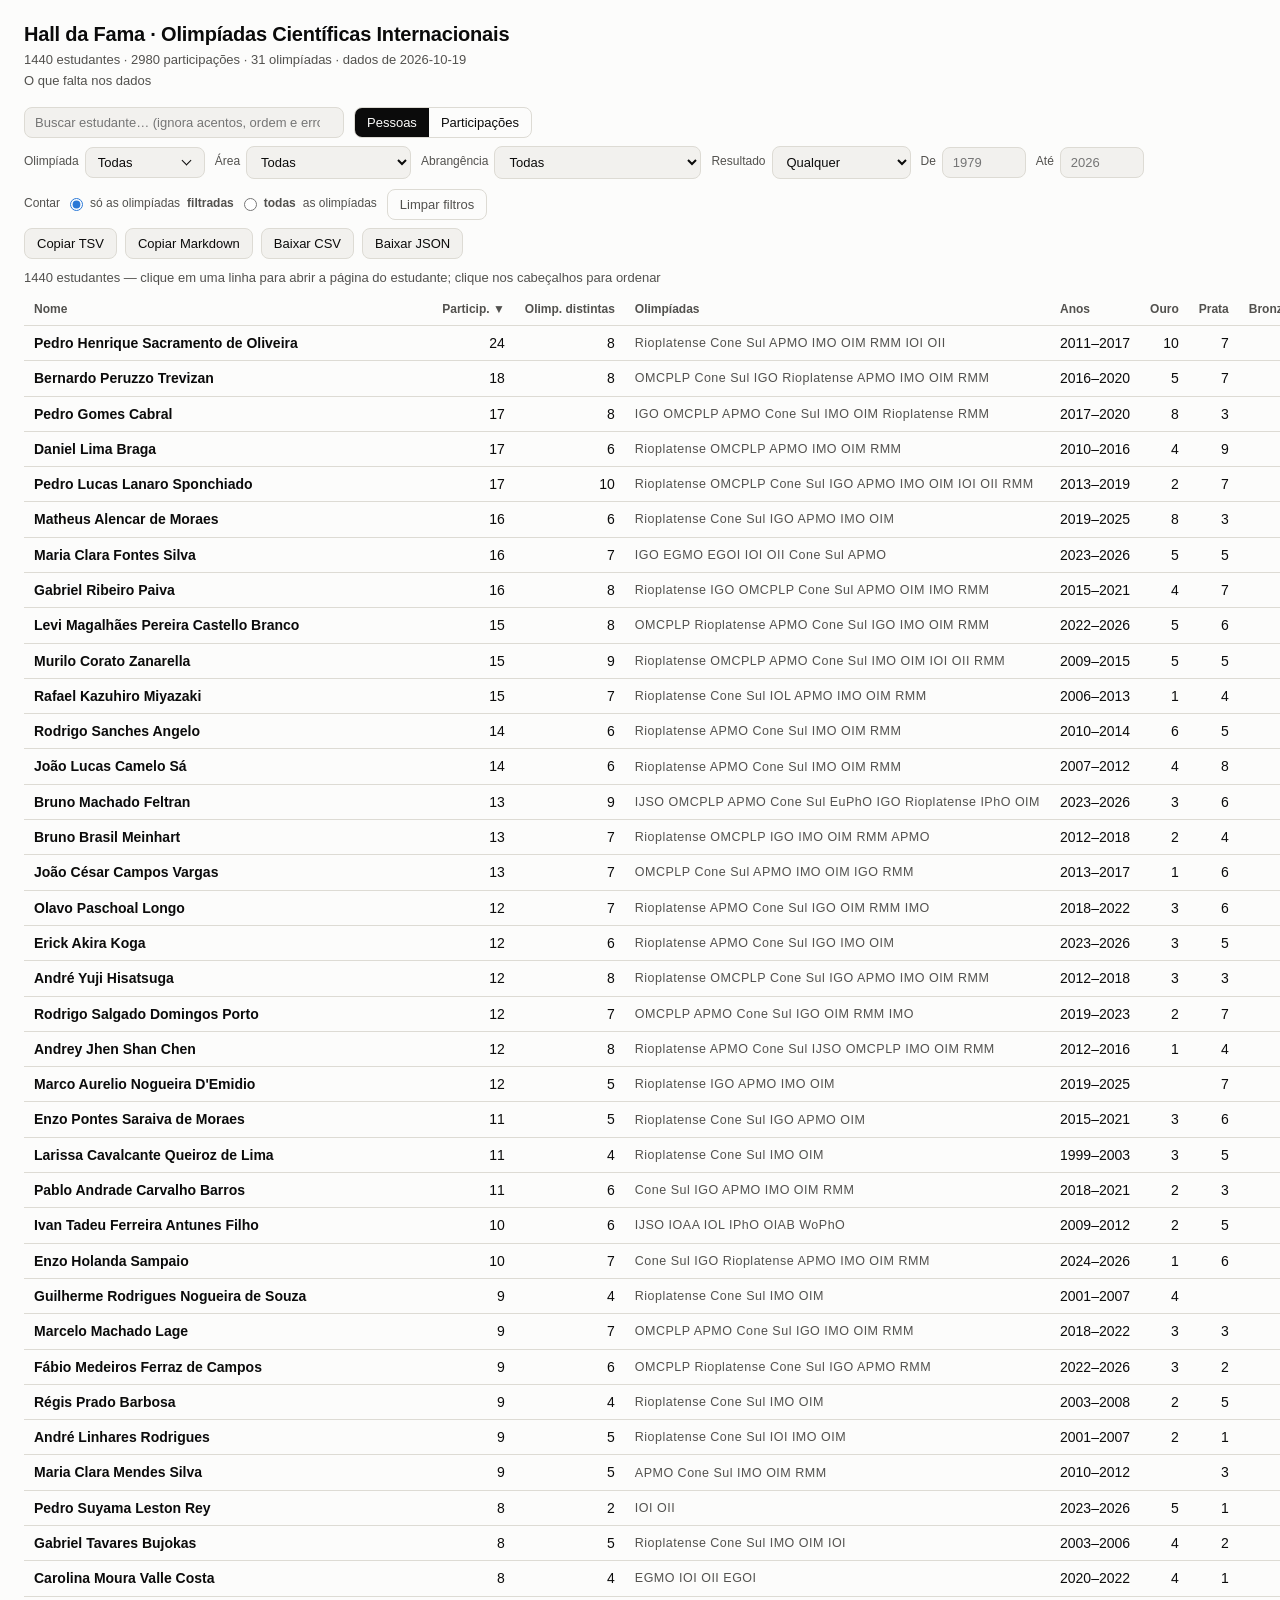
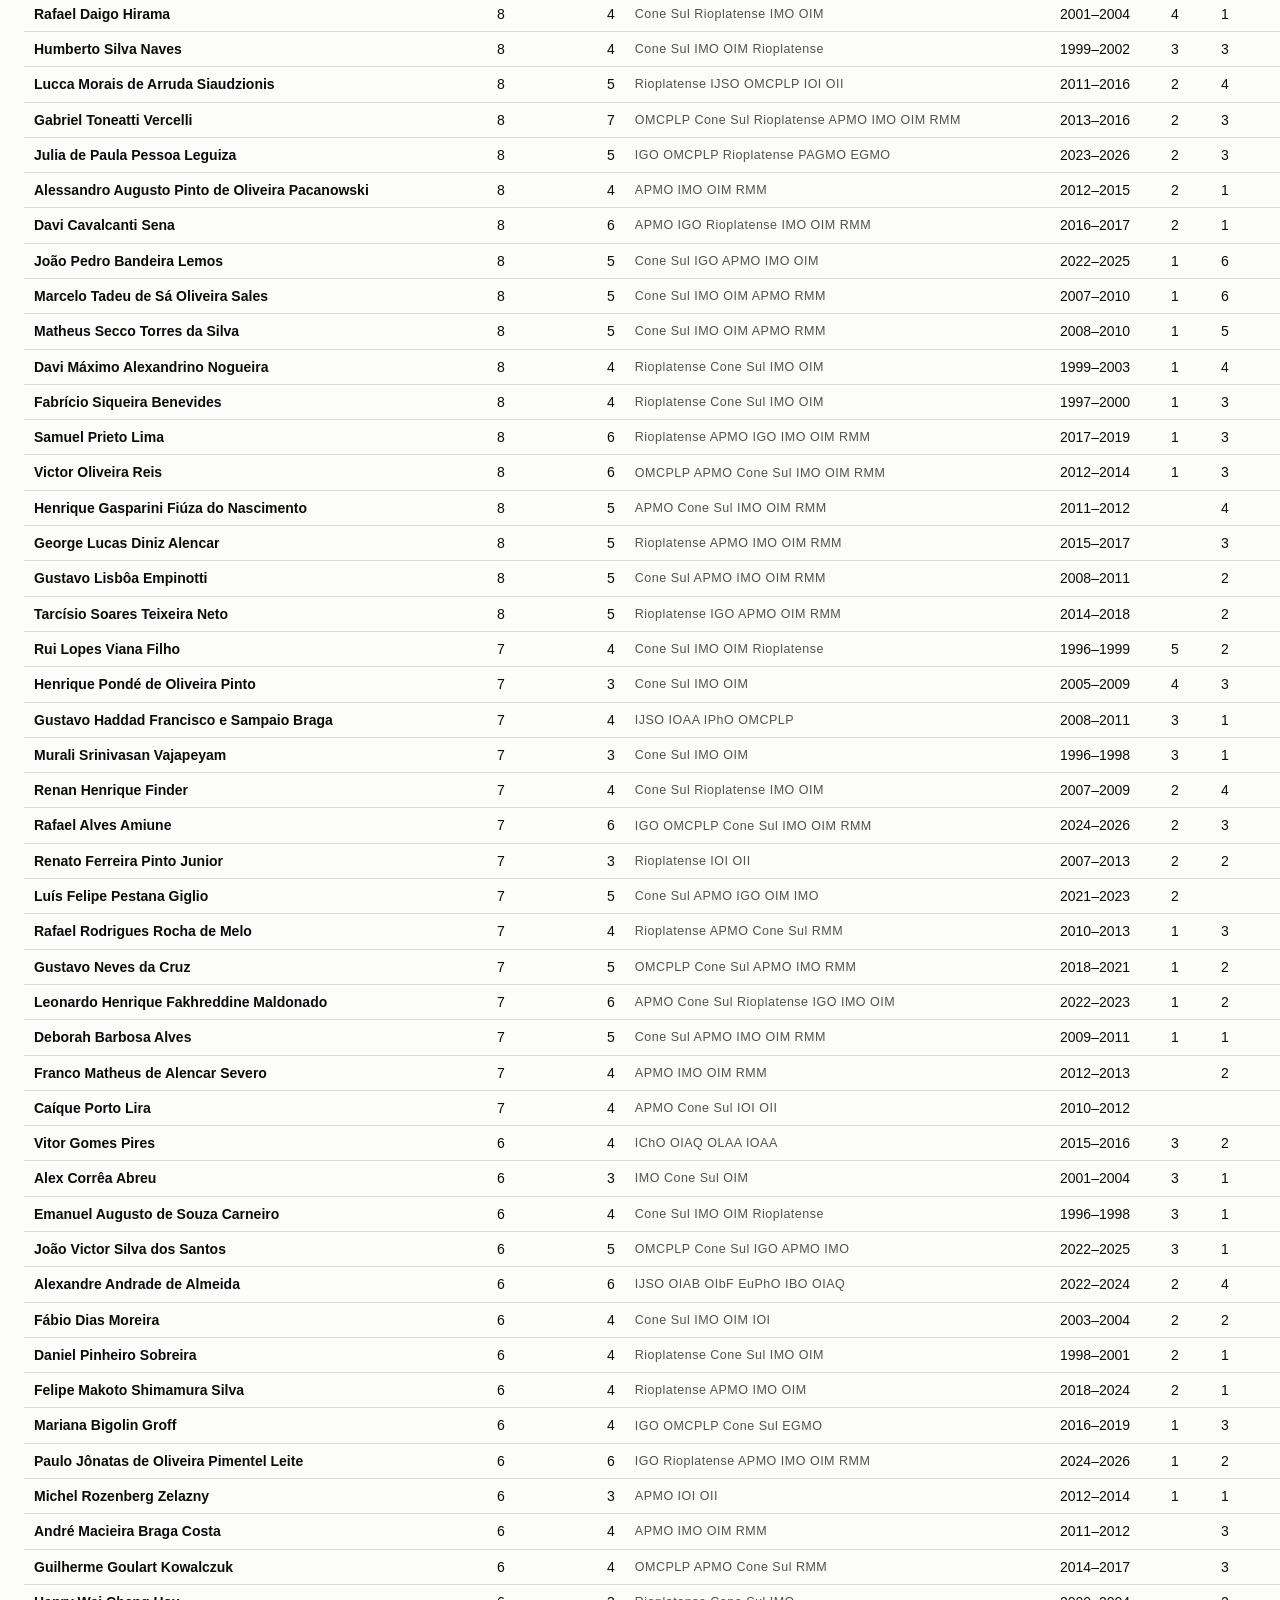
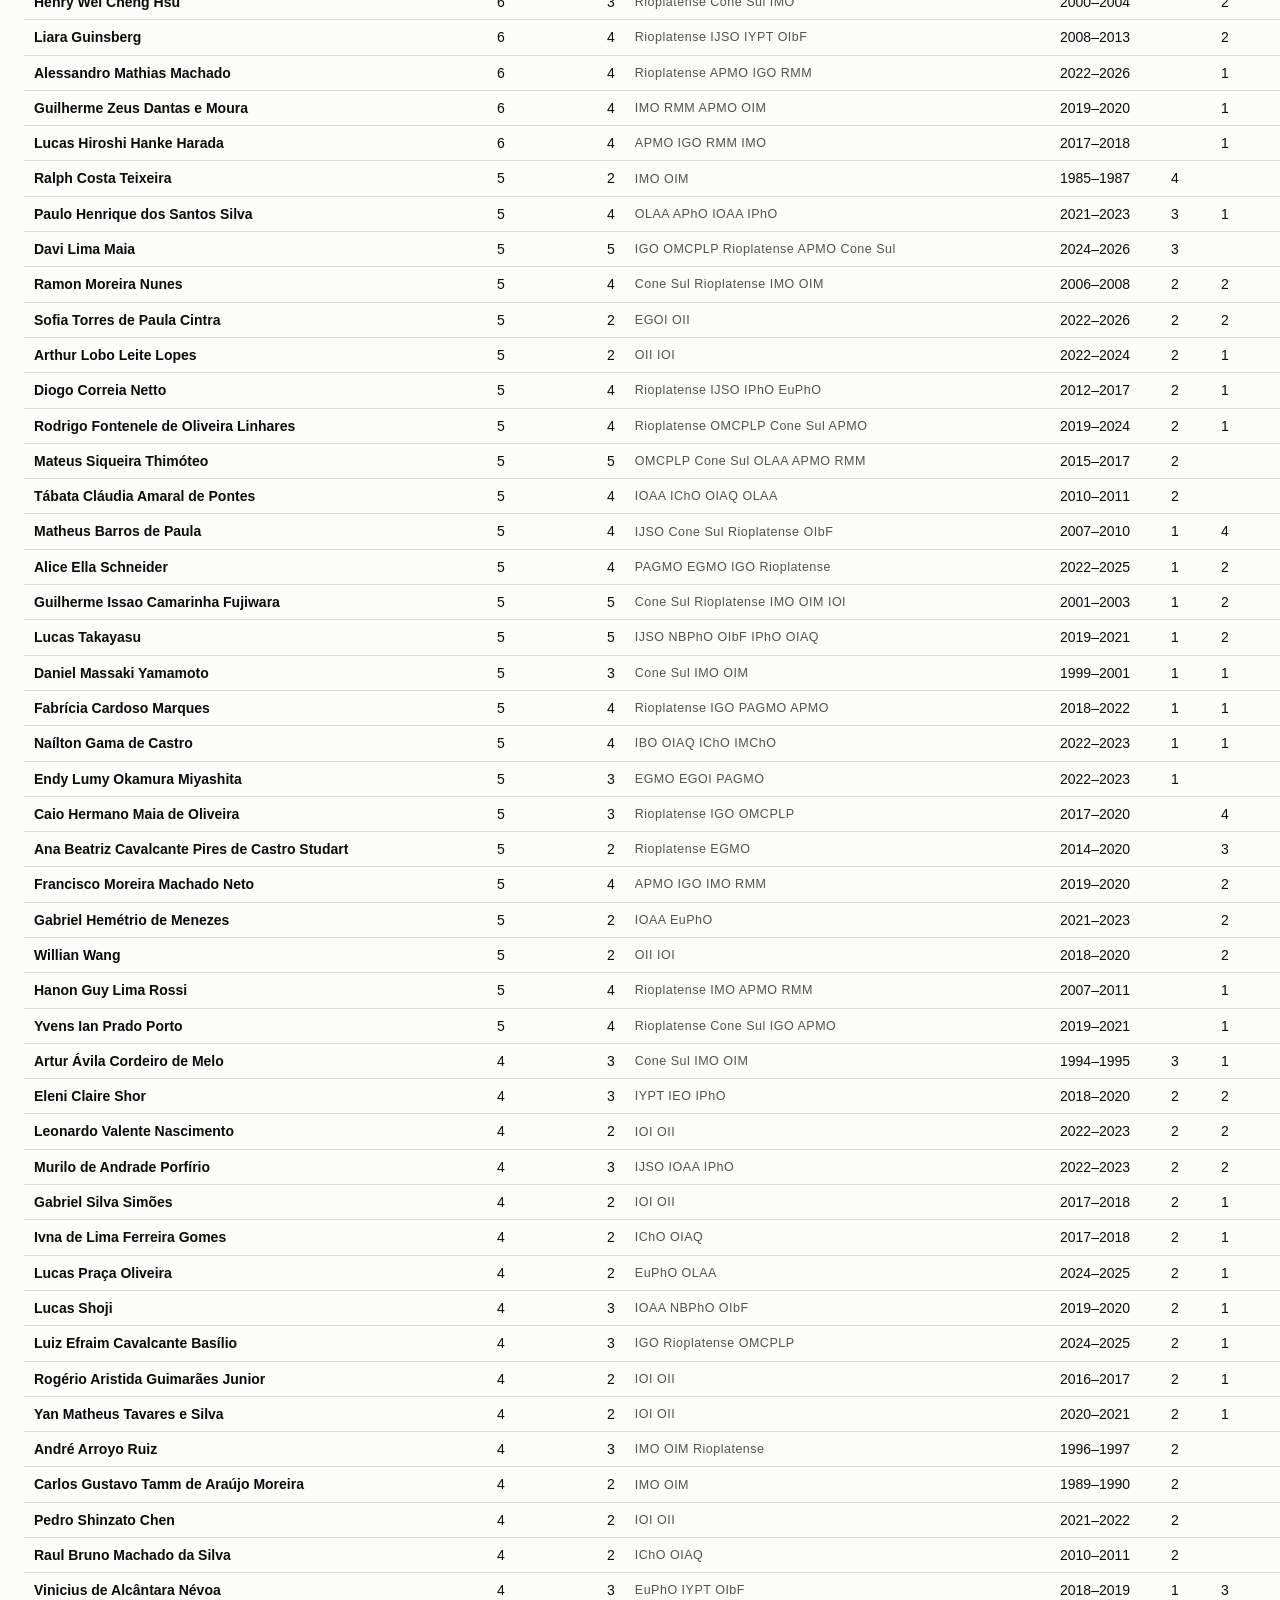
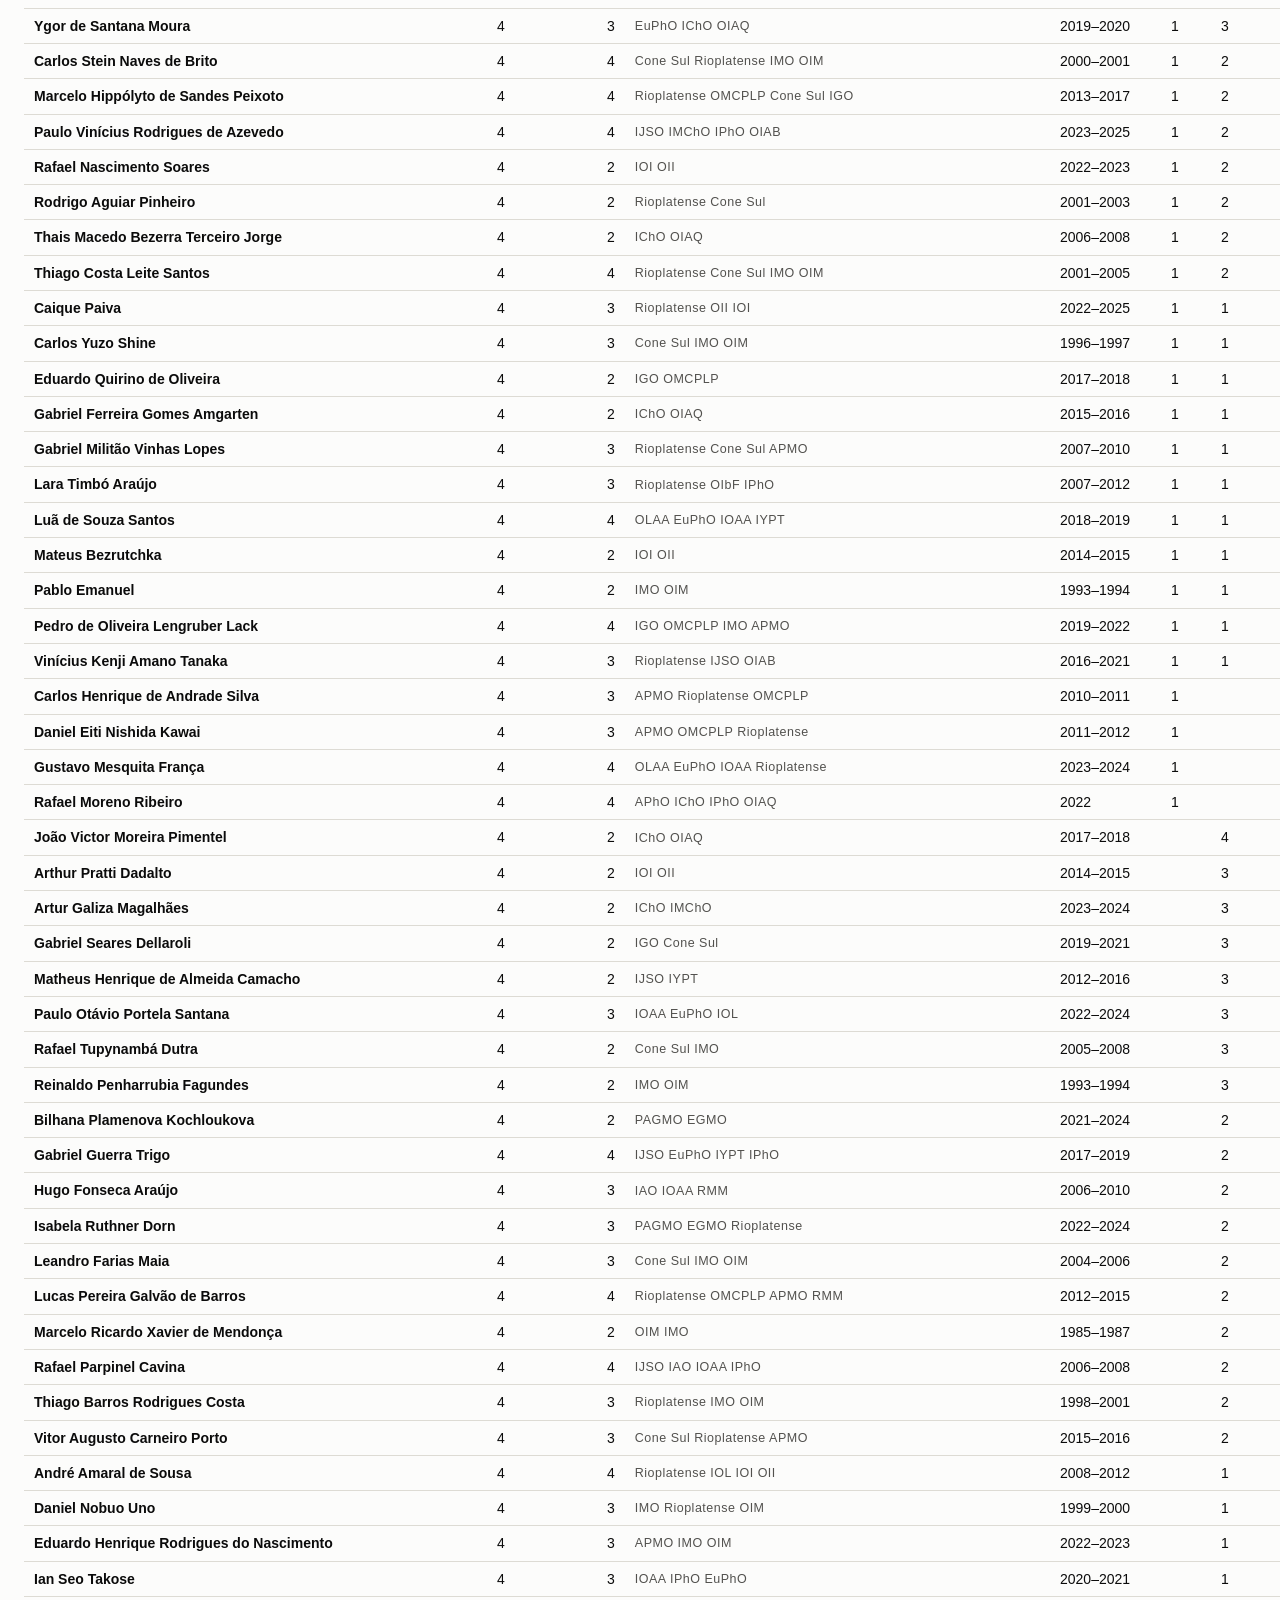
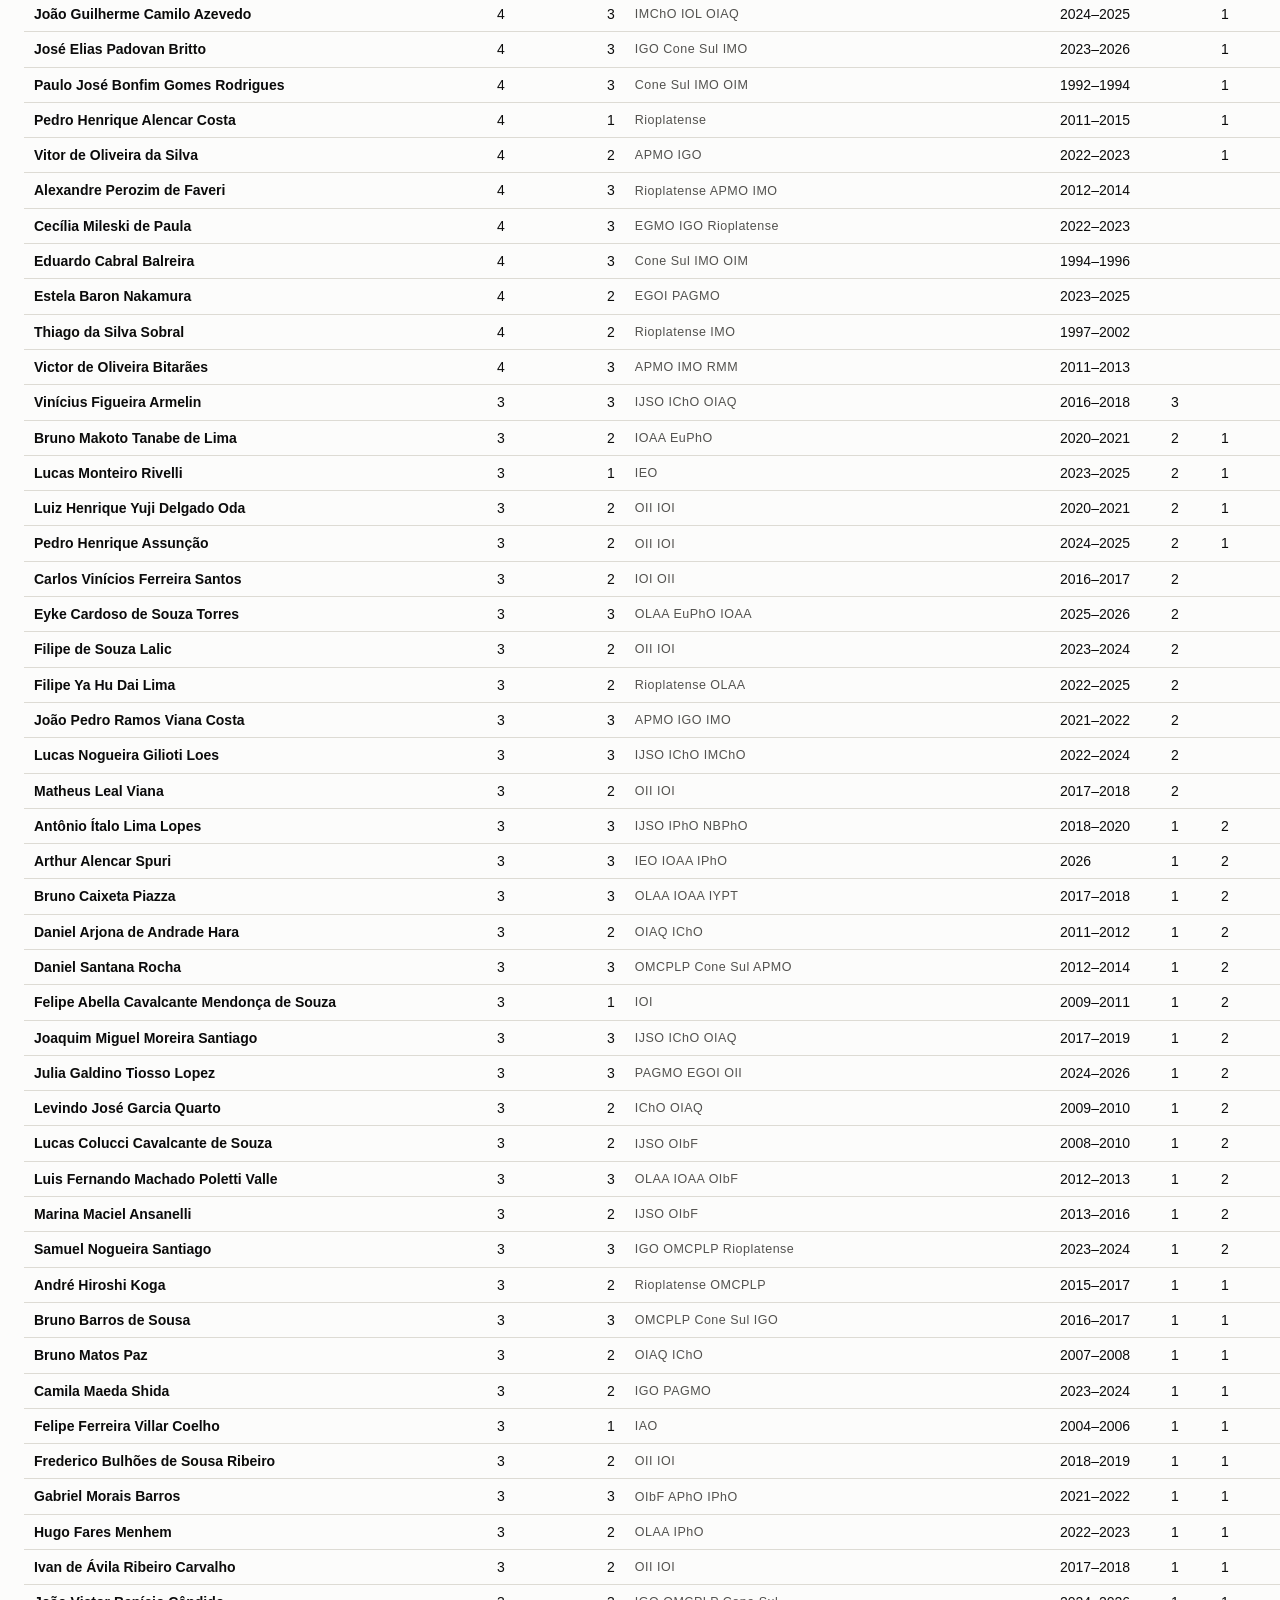
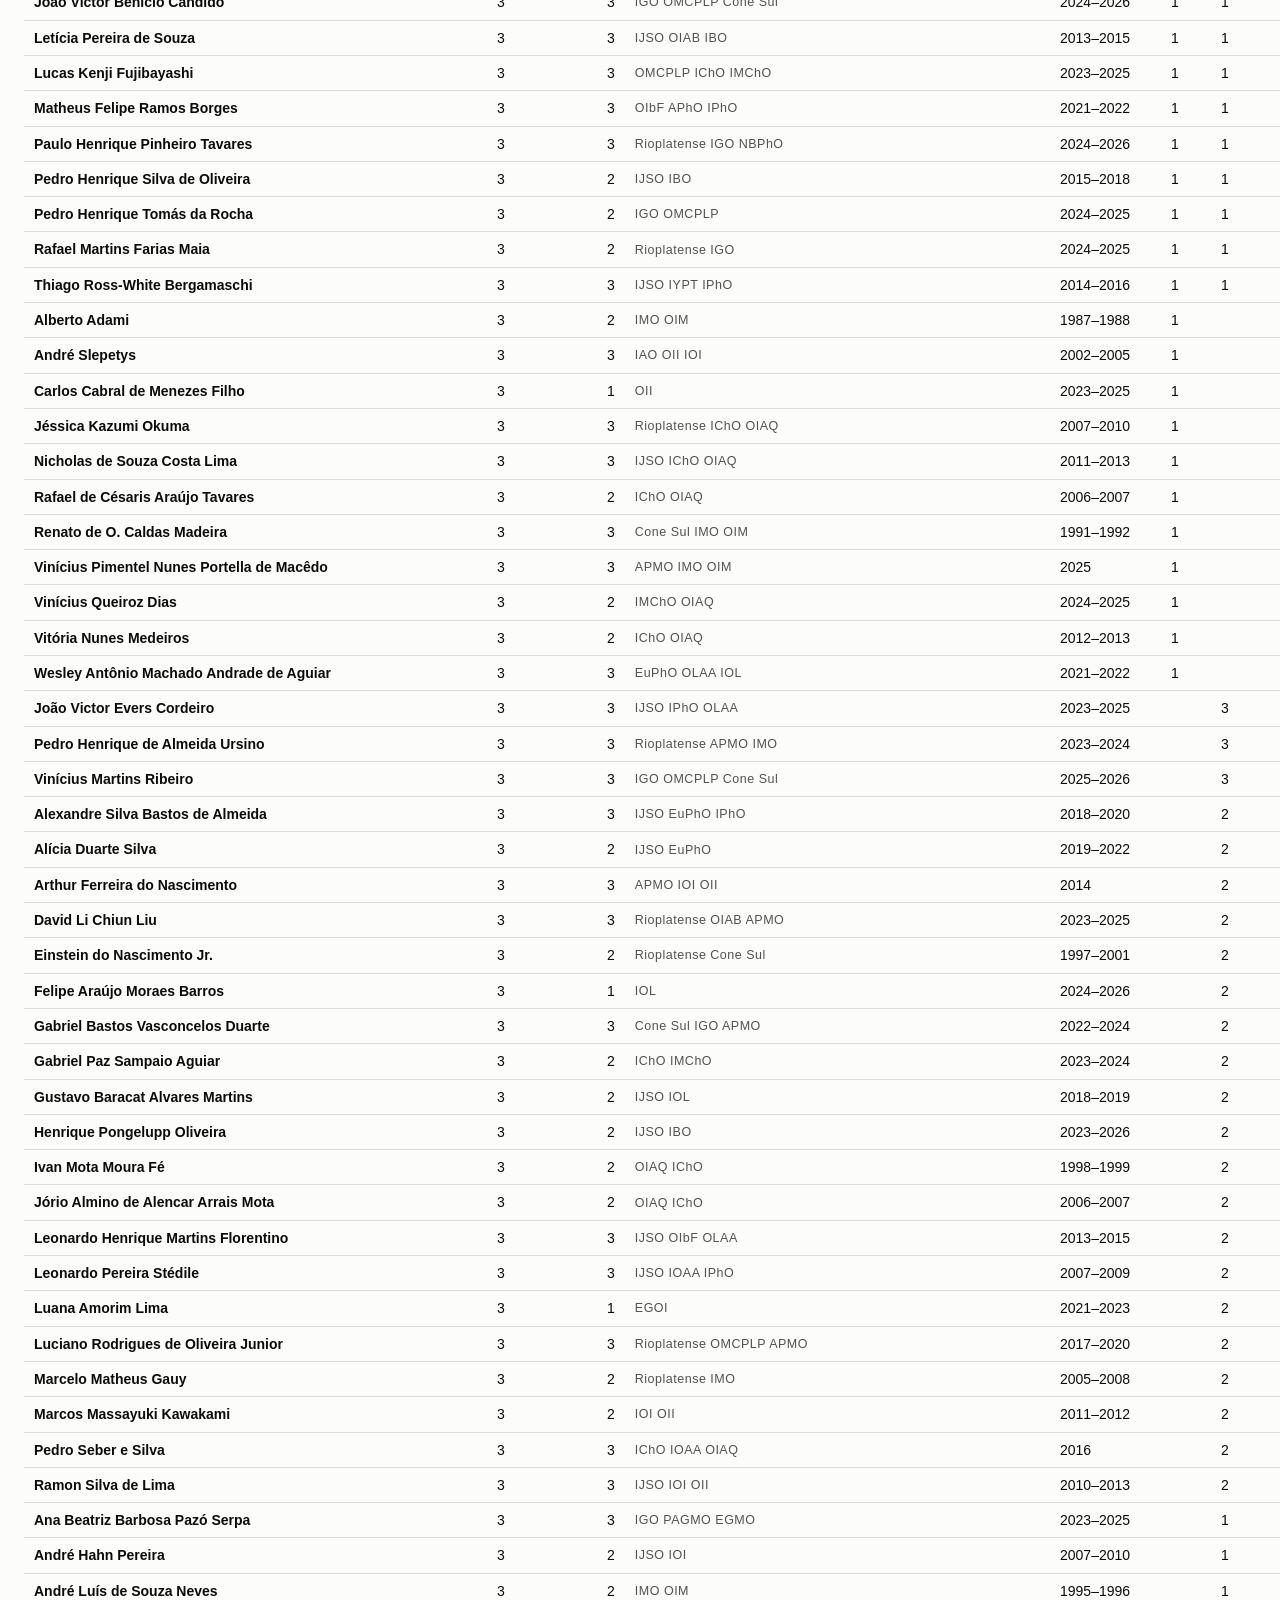
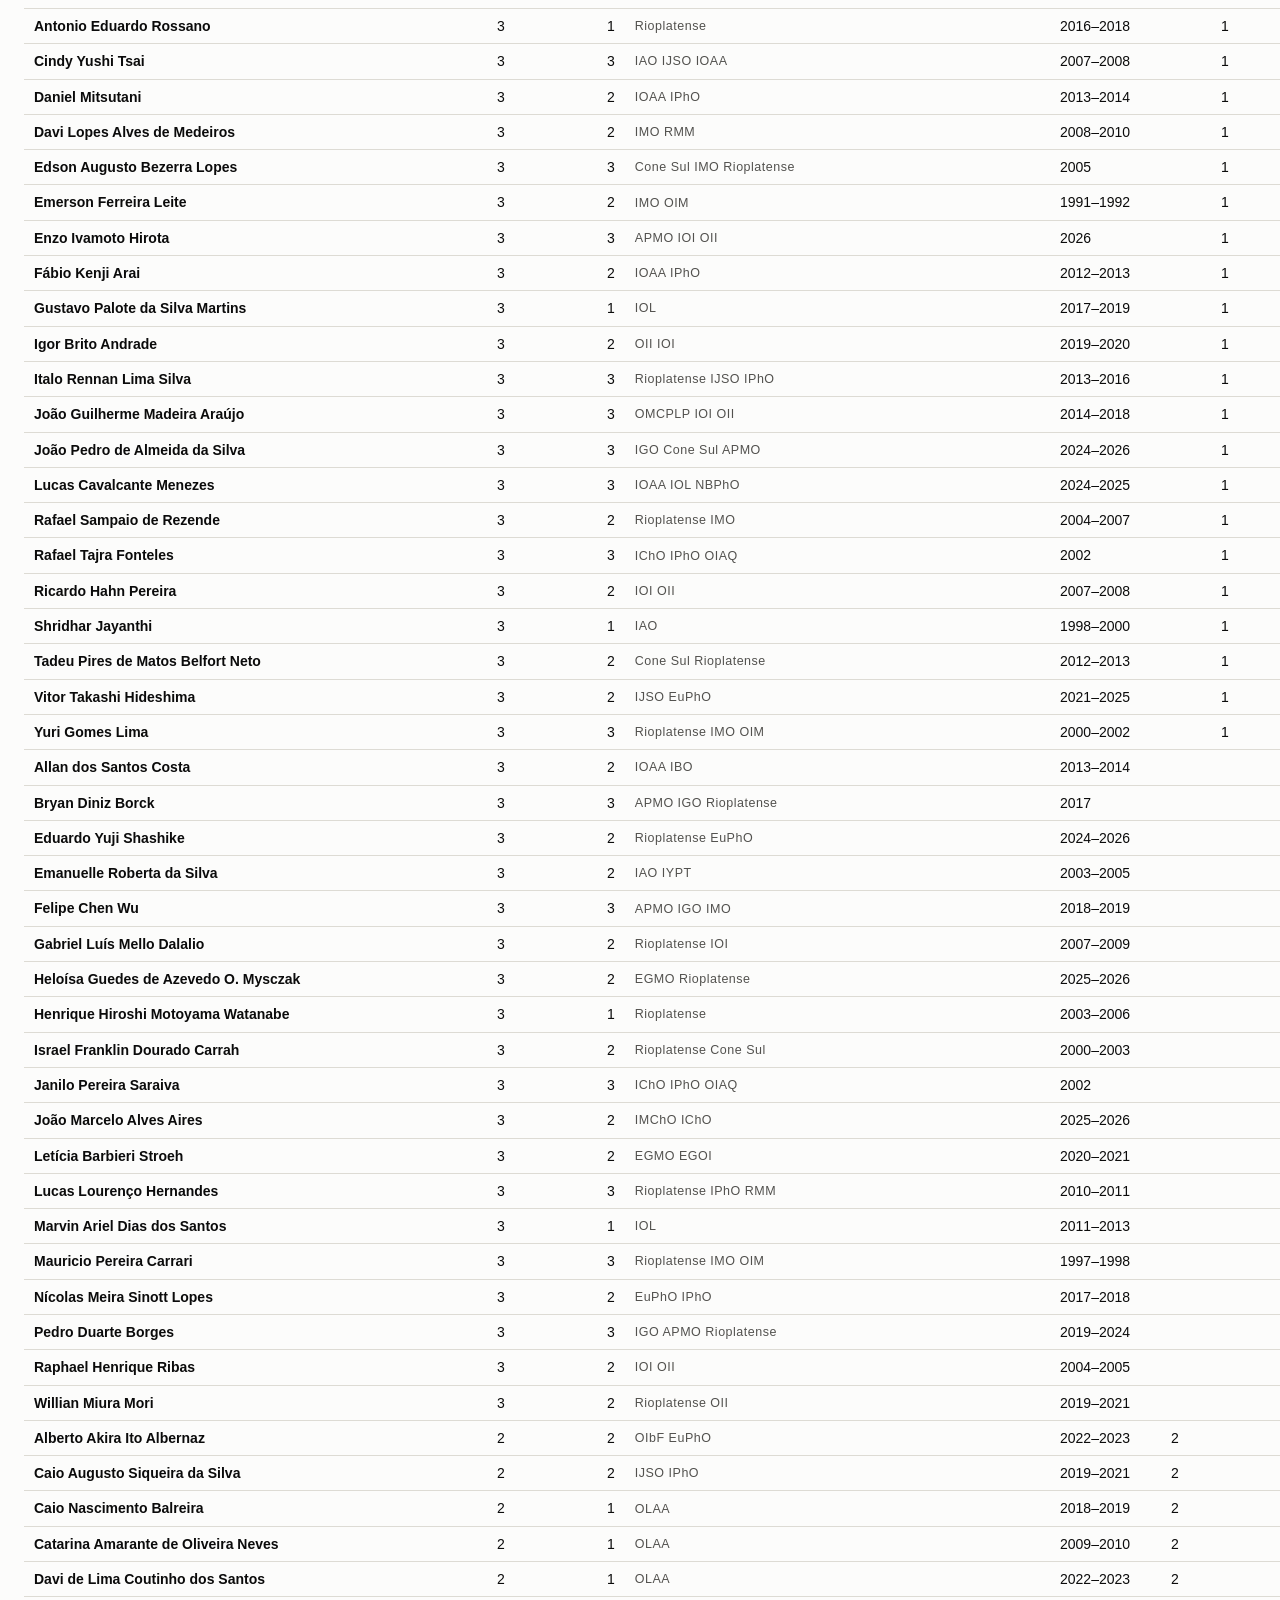
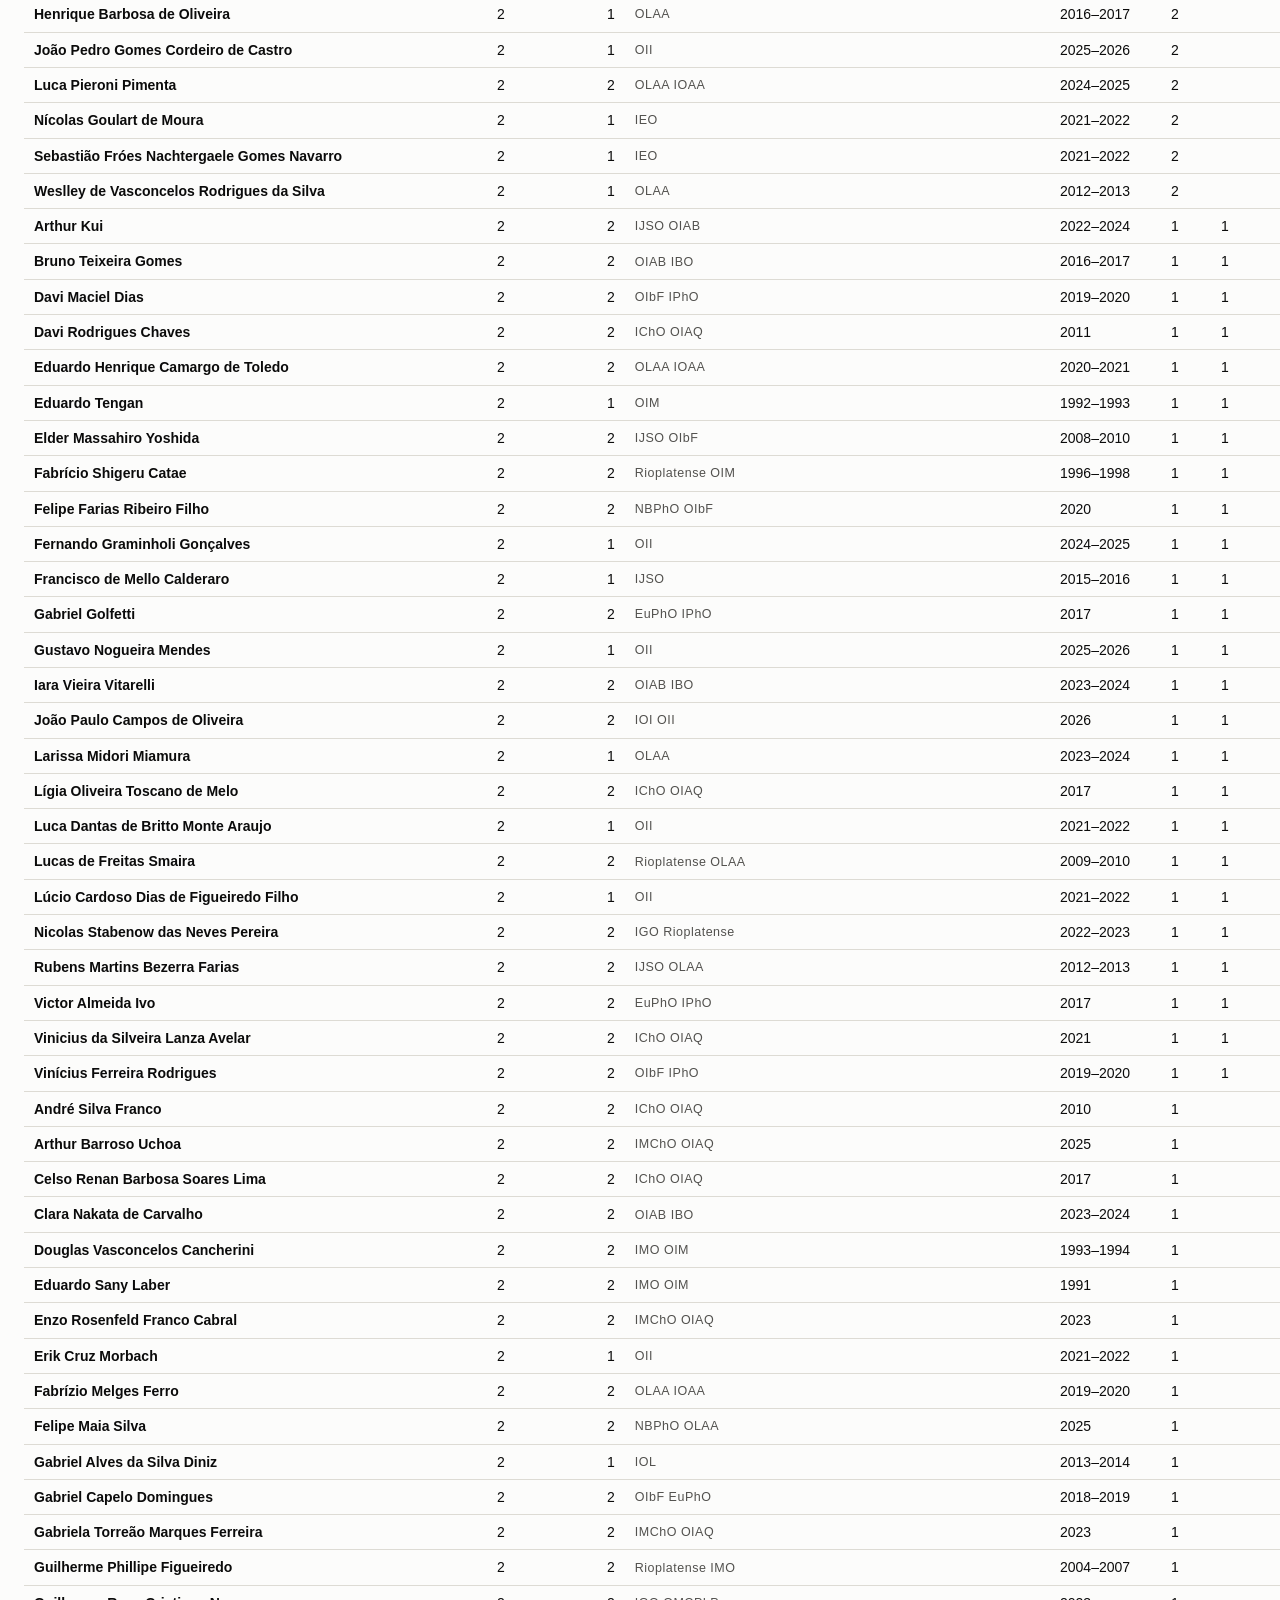
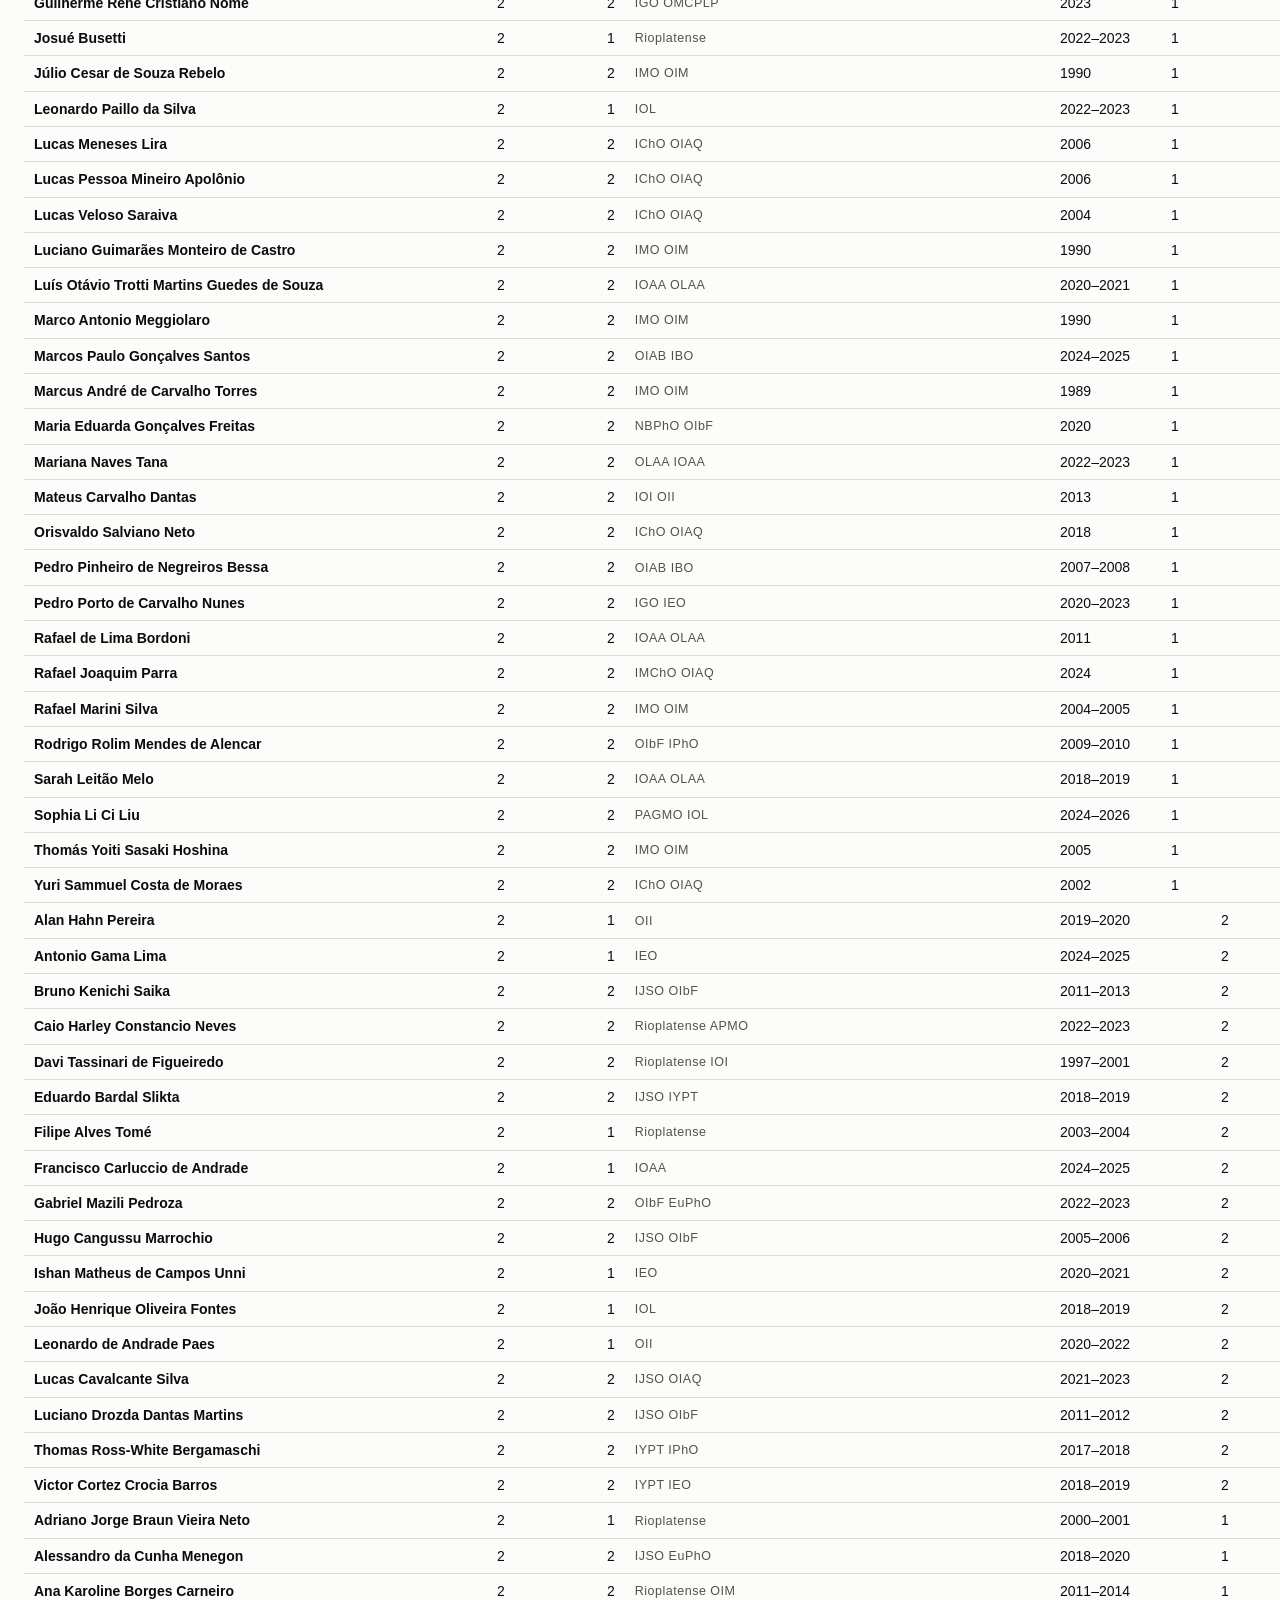
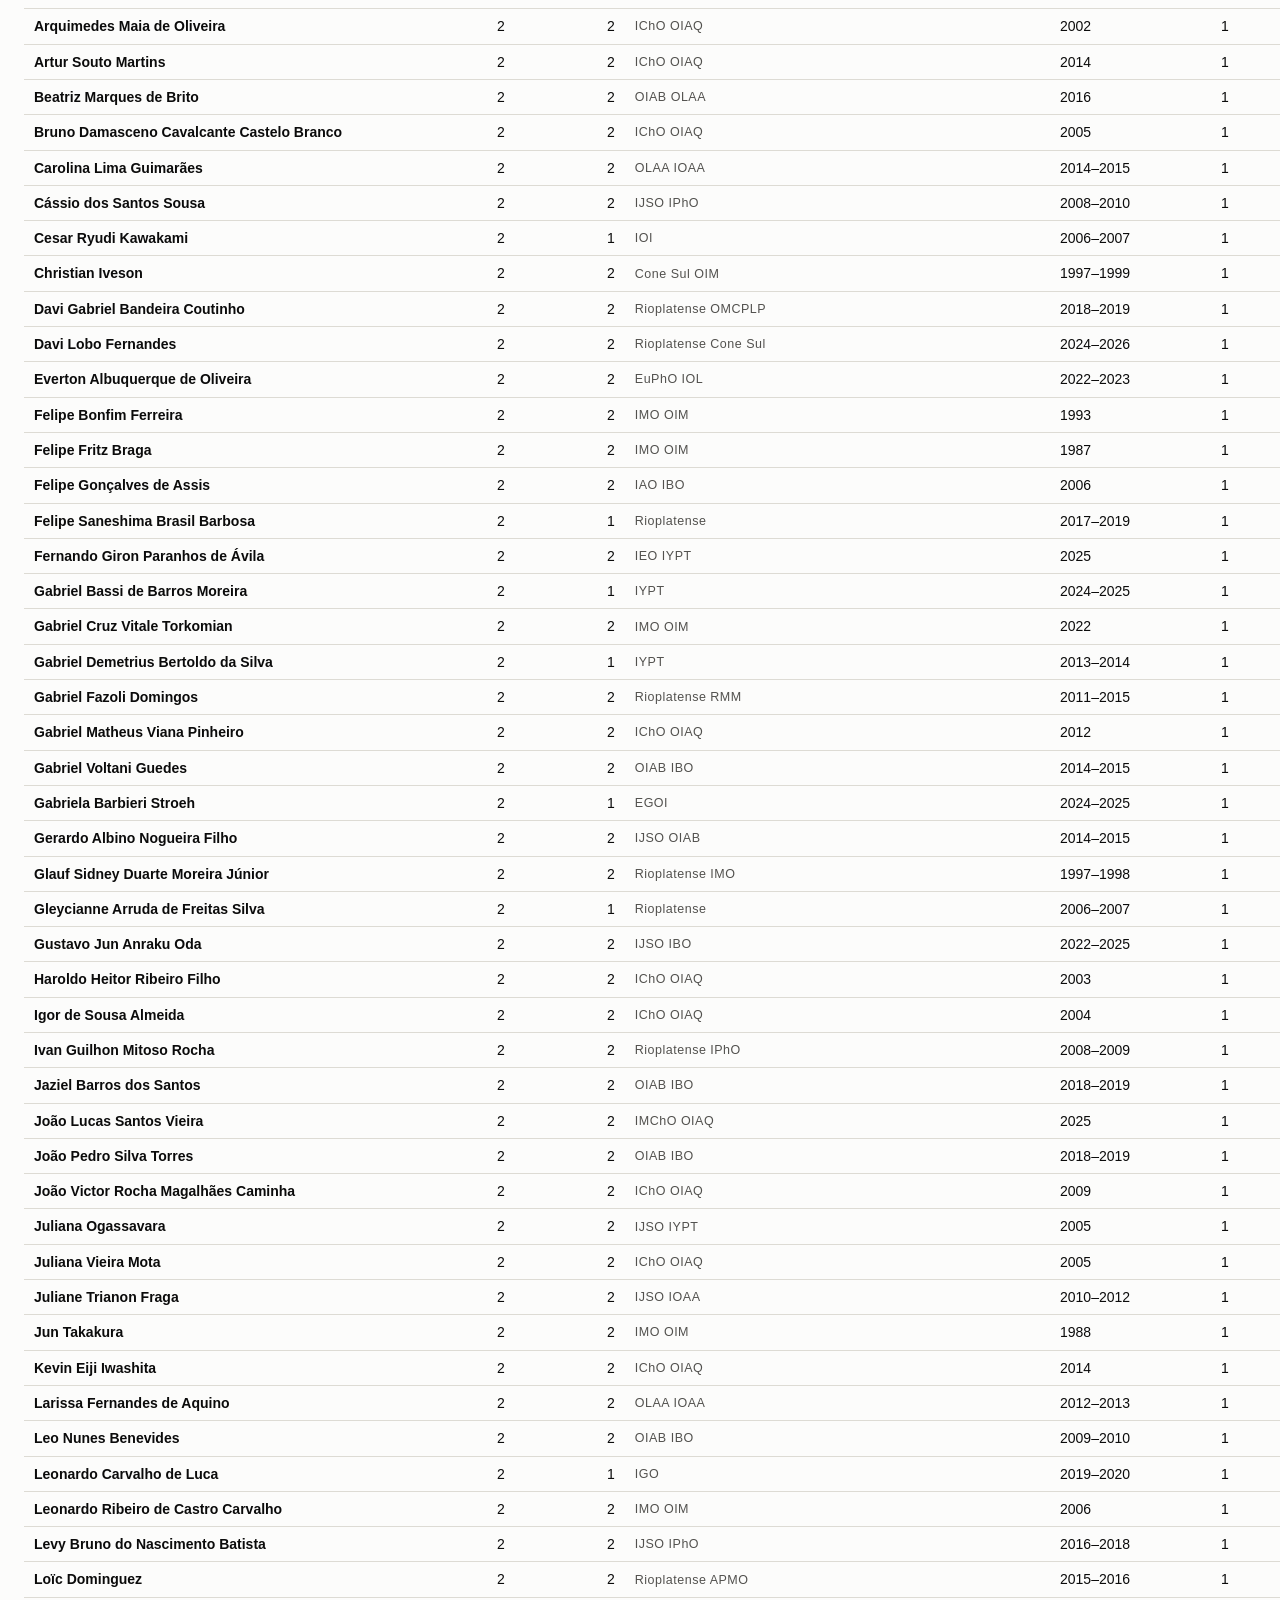
<file: site/index.html>
<!DOCTYPE html>
<html lang="pt-BR">
<head>
<meta charset="utf-8">
<meta name="viewport" content="width=device-width, initial-scale=1">
<title>Hall da Fama — Olimpíadas Internacionais · Brasil</title>
<link rel="stylesheet" href="style.css">
</head>
<body>
<header class="top">
  <div>
    <h1>Hall da Fama · Olimpíadas Científicas Internacionais</h1>
    <p class="sub" id="meta-line">Carregando dados…</p>
    <p class="sub"><a href="lacunas.html">O que falta nos dados</a></p>
  </div>
</header>

<section class="controls" id="controls" hidden>
  <div class="row">
    <input id="q" type="search" placeholder="Buscar estudante… (ignora acentos, ordem e erros de digitação)" autocomplete="off">
    <div class="view-toggle" role="tablist">
      <button id="view-people" class="on" role="tab">Pessoas</button>
      <button id="view-parts" role="tab">Participações</button>
    </div>
    <label class="only-mobile sort-m">Ordenar
      <select id="sort-m"></select>
    </label>
    <button id="filters-toggle" class="only-mobile" aria-expanded="false" aria-controls="filters"><span>Filtros</span><span class="chev" aria-hidden="true"></span></button>
  </div>
  <div class="row filters" id="filters">
    <label class="msel-label">Olimpíada
      <div class="msel" id="f-ol">
        <button type="button" class="msel-btn" id="f-ol-btn" aria-haspopup="true" aria-expanded="false">Todas<span class="chev" aria-hidden="true"></span></button>
        <div class="msel-panel" id="f-ol-panel" hidden>
          <div class="msel-actions">
            <button type="button" class="ghost" id="f-ol-all">Selecionar todas</button>
            <button type="button" class="ghost" id="f-ol-none">Desmarcar todas</button>
          </div>
          <div class="msel-mode" role="radiogroup" aria-label="Combinação das olimpíadas marcadas">
            <label><input type="radio" name="olmode" value="any" checked> <b>qualquer</b> uma das marcadas (OU)</label>
            <label><input type="radio" name="olmode" value="all"> <b>todas</b> as marcadas (E)</label>
          </div>
          <div class="msel-list" id="f-ol-list"></div>
        </div>
      </div>
    </label>
    <label>Área
      <select id="f-field"><option value="">Todas</option></select>
    </label>
    <label>Abrangência
      <select id="f-scope"><option value="">Todas</option></select>
    </label>
    <label>Resultado
      <select id="f-medal">
        <option value="">Qualquer</option>
        <option value="gold">Ouro</option>
        <option value="silver">Prata</option>
        <option value="bronze">Bronze</option>
        <option value="honorable-mention">Menção honrosa</option>
        <option value="none">Sem medalha</option>
      </select>
    </label>
    <label>De <input id="y0" type="number" min="1979" max="2026" placeholder="1979"></label>
    <label>Até <input id="y1" type="number" min="1979" max="2026" placeholder="2026"></label>
    <div class="msel-mode statmode" id="f-stats" role="radiogroup" aria-label="Contar">
      <span class="statmode-title">Contar</span>
      <label><input type="radio" name="statmode" value="filtradas" checked> só as olimpíadas <b>filtradas</b></label>
      <label><input type="radio" name="statmode" value="todas"> <b>todas</b> as olimpíadas</label>
    </div>
    <button id="clear" class="ghost">Limpar filtros</button>
  </div>
  <div class="row export">
    <button id="copy">Copiar TSV</button>
    <button id="copy-md">Copiar Markdown</button>
    <button id="dl-csv">Baixar CSV</button>
    <button id="dl-json">Baixar JSON</button>
  </div>
  <p class="sub" id="result-line"></p>
</section>

<main>
  <div class="table-wrap">
    <table id="table">
      <thead id="thead"></thead>
      <tbody id="tbody"></tbody>
    </table>
    <p id="empty" class="empty" hidden>
      <span id="empty-text">Nenhum resultado com esses filtros.</span>
      Tente <button id="empty-clear" class="ghost">limpar os filtros</button> ou alterar a busca.
    </p>
  </div>
</main>

<script src="app.js"></script>
</body>
</html>
</file>
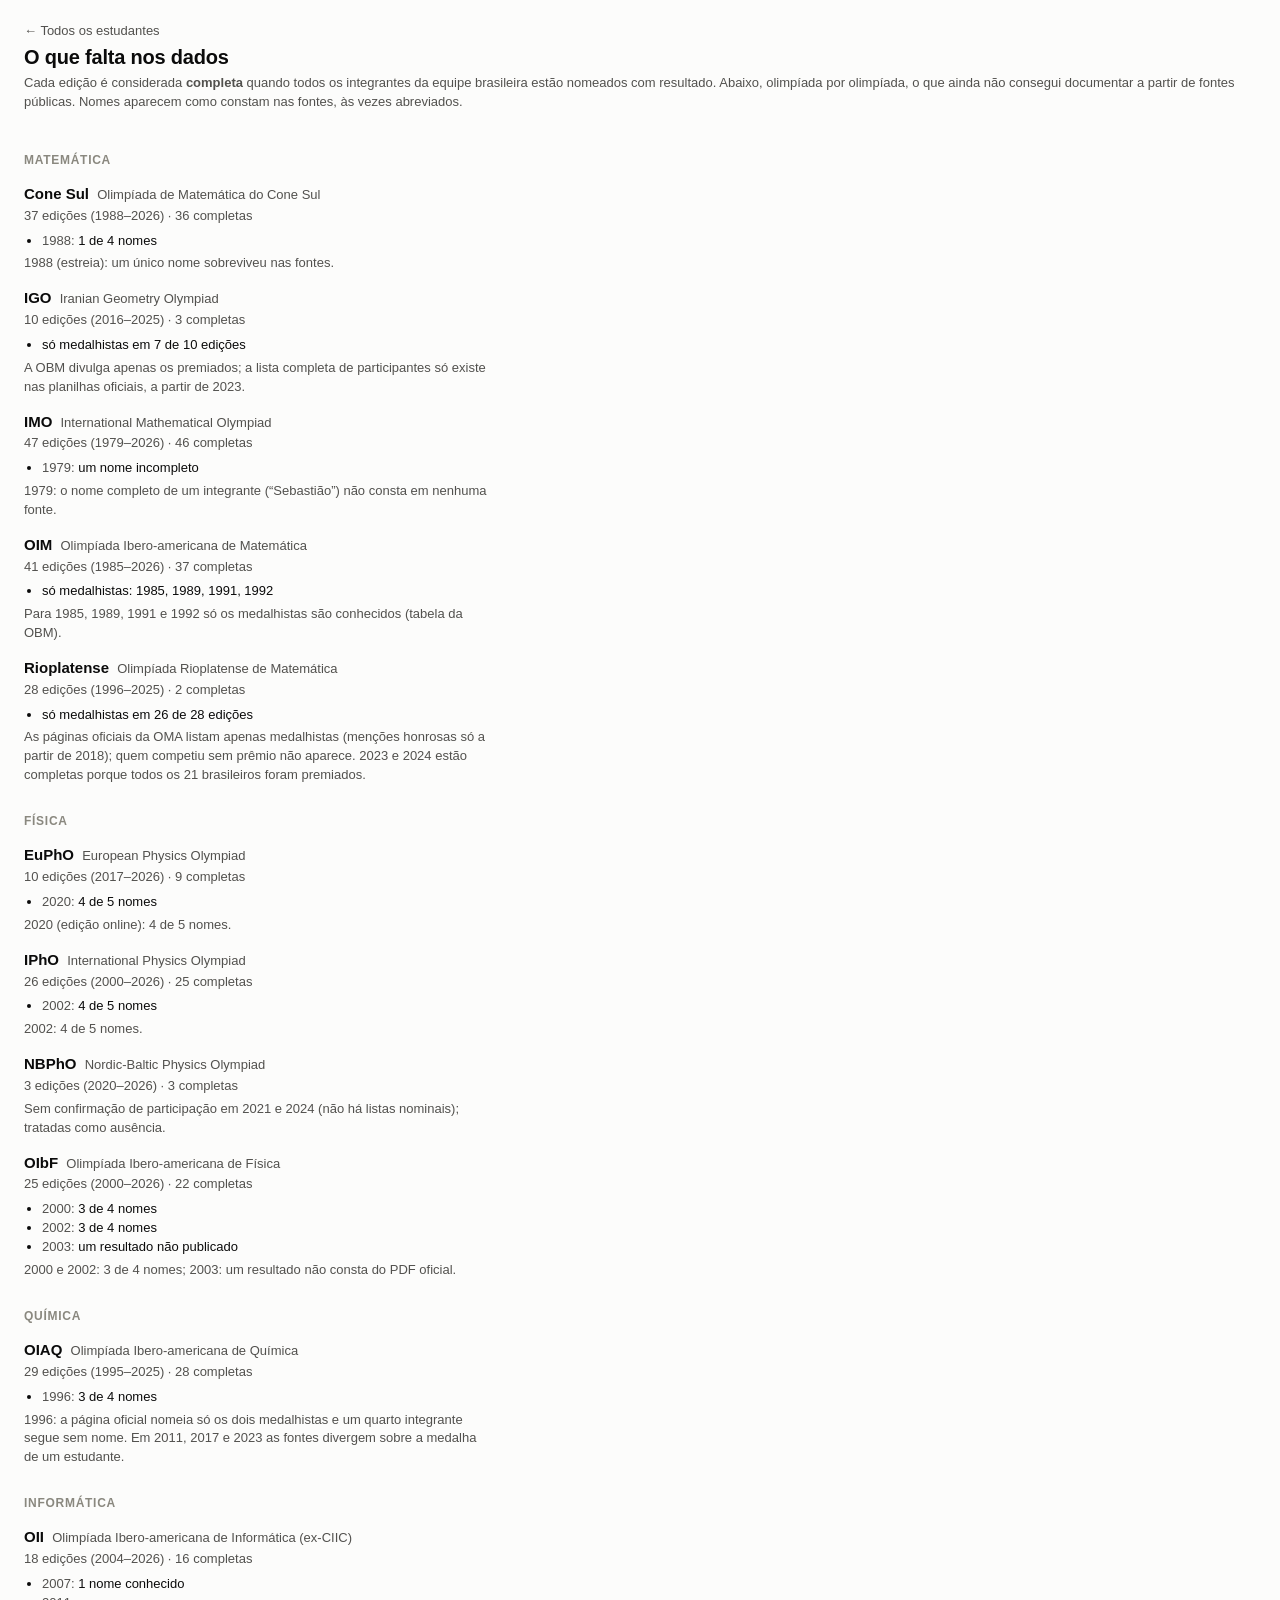
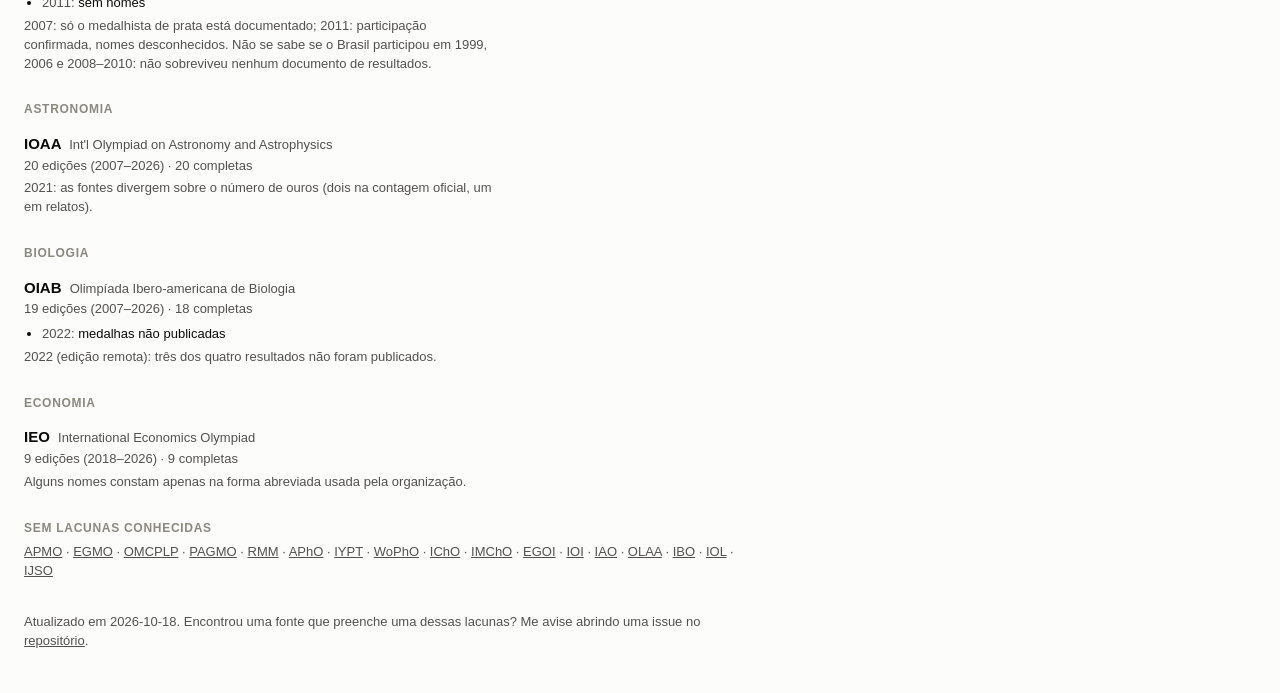
<file: site/lacunas.html>
<!DOCTYPE html>
<html lang="pt-BR">
<head>
<meta charset="utf-8">
<meta name="viewport" content="width=device-width, initial-scale=1">
<title>Hall da Fama — o que falta nos dados</title>
<link rel="stylesheet" href="style.css">
</head>
<body>
<header class="top">
  <p class="sub"><a href="./">← Todos os estudantes</a></p>
  <h1>O que falta nos dados</h1>
  <p class="sub">Cada edição é considerada <b>completa</b> quando todos os integrantes da equipe brasileira estão nomeados com resultado. Abaixo, olimpíada por olimpíada, o que ainda não consegui documentar a partir de fontes públicas. Nomes aparecem como constam nas fontes, às vezes abreviados.</p>
</header>

<main class="coverage" id="coverage">
  <p class="sub">Carregando…</p>
</main>

<script src="lacunas.js"></script>
</body>
</html>
</file>
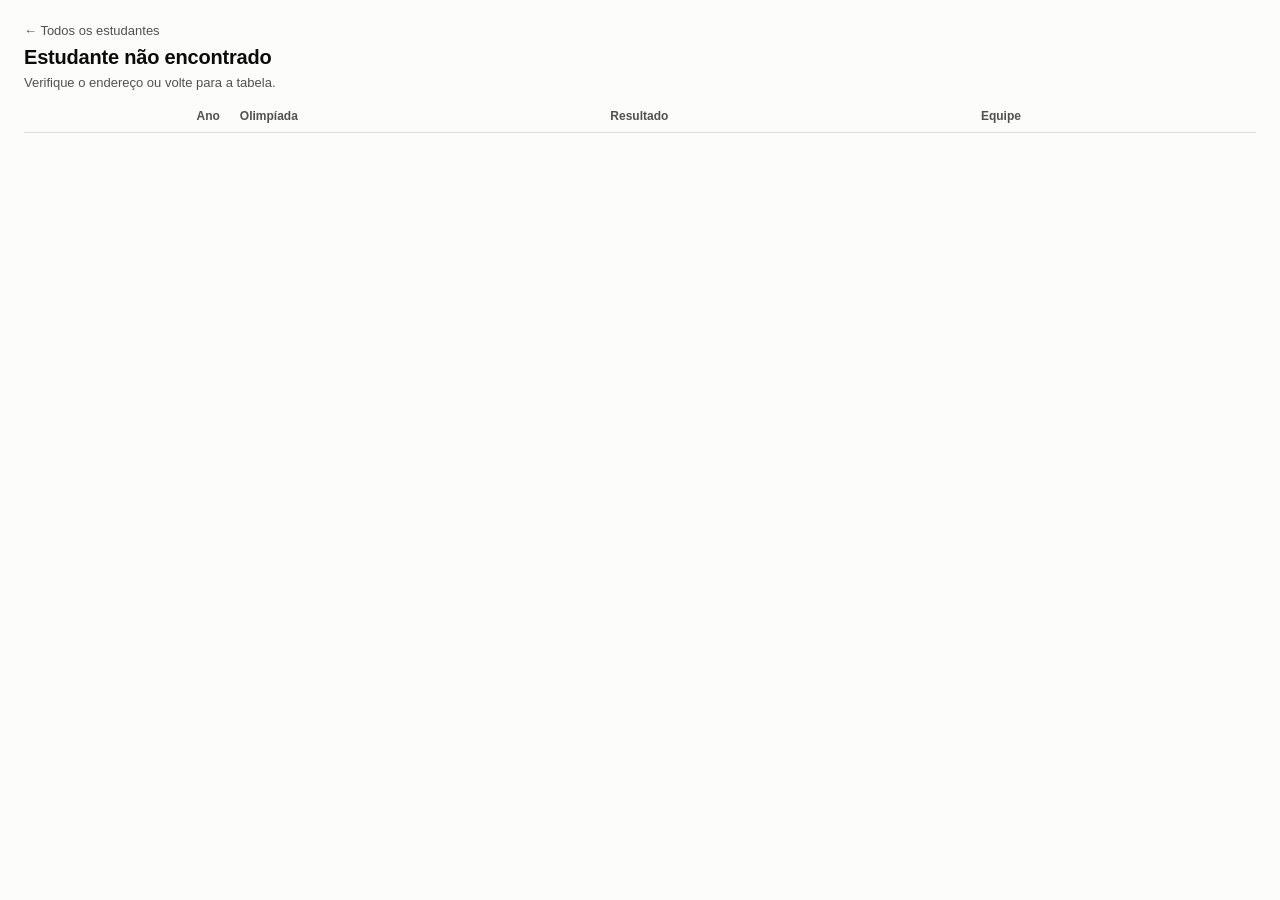
<file: site/person.html>
<!DOCTYPE html>
<html lang="pt-BR">
<head>
<meta charset="utf-8">
<meta name="viewport" content="width=device-width, initial-scale=1">
<title>Hall da Fama — estudante</title>
<link rel="stylesheet" href="style.css">
</head>
<body>
<header class="top">
  <p class="sub"><a href="./" id="back">← Todos os estudantes</a></p>
  <h1 id="p-name">Carregando…</h1>
  <p class="sub" id="p-variants" hidden></p>
  <p class="sub" id="p-summary"></p>
</header>

<main>
  <div class="table-wrap">
    <table id="table">
      <thead>
        <tr><th class="num">Ano</th><th>Olimpíada</th><th>Resultado</th><th>Equipe</th></tr>
      </thead>
      <tbody id="tbody"></tbody>
    </table>
  </div>
</main>

<section class="sources" id="p-sources" hidden>
  <h2>Fontes</h2>
  <div id="p-sources-list"></div>
</section>

<script src="person.js"></script>
</body>
</html>
</file>
<file: site/style.css>
:root {
  color-scheme: light;
  --surface: #fcfcfb;
  --surface-2: #f2f1ee;
  --border: #dddbd4;
  --text: #0b0b0b;
  --text-2: #52514e;
  --text-3: #8a887f;
  --accent: #2a78d6;
  --row-hover: #f5f4f0;
  --detail-bg: #f7f6f2;
}
@media (prefers-color-scheme: dark) {
  :root {
    color-scheme: dark;
    --surface: #1a1a19;
    --surface-2: #232322;
    --border: #3a3936;
    --text: #ffffff;
    --text-2: #c3c2b7;
    --text-3: #8a887f;
    --accent: #3987e5;
    --row-hover: #232322;
    --detail-bg: #202020;
  }
}

* { box-sizing: border-box; }
body {
  margin: 0;
  background: var(--surface);
  color: var(--text);
  font: 14px/1.45 -apple-system, BlinkMacSystemFont, "Segoe UI", Roboto, sans-serif;
}
header.top { padding: 20px 24px 6px; }
h1 { margin: 0 0 2px; font-size: 20px; letter-spacing: -0.01em; }
.sub { margin: 2px 0; color: var(--text-2); font-size: 13px; }

.controls { padding: 8px 24px 4px; display: flex; flex-direction: column; gap: 8px; }
.row { display: flex; align-items: center; gap: 10px; flex-wrap: wrap; }
.spacer { flex: 1; }

input[type="search"], input[type="number"], select {
  background: var(--surface-2);
  border: 1px solid var(--border);
  color: var(--text);
  border-radius: 8px;
  padding: 7px 10px;
  font-size: 13px;
}
input[type="search"] { width: 320px; }
input[type="number"] { width: 84px; }
label { color: var(--text-2); font-size: 12px; display: inline-flex; align-items: center; gap: 6px; }

button {
  background: var(--surface-2);
  border: 1px solid var(--border);
  color: var(--text);
  border-radius: 8px;
  padding: 7px 12px;
  font-size: 13px;
  cursor: pointer;
}
button:hover { border-color: var(--text-3); }
button.ghost { background: transparent; color: var(--text-2); }
.view-toggle { display: inline-flex; border: 1px solid var(--border); border-radius: 8px; overflow: hidden; }
.view-toggle button { border: 0; border-radius: 0; background: transparent; }
.view-toggle button.on { background: var(--text); color: var(--surface); }

.table-wrap { overflow-x: auto; padding: 0 24px 24px; }
table { border-collapse: collapse; width: 100%; }
th, td { text-align: left; padding: 7px 10px; border-bottom: 1px solid var(--border); white-space: nowrap; }
th {
  position: sticky; top: 0; background: var(--surface);
  color: var(--text-2); font-size: 12px; font-weight: 600;
  cursor: pointer; user-select: none;
}
th.num, td.num { text-align: right; font-variant-numeric: tabular-nums; }
th .arrow { color: var(--text-2); }
tbody tr.data:hover { background: var(--row-hover); cursor: pointer; }
td.name { font-weight: 550; }
td.name a { color: inherit; text-decoration: none; }
td.team a { color: var(--text-2); text-decoration: none; }
td.team a:hover, td.name a:hover { text-decoration: underline; }
td.team { white-space: normal; max-width: 560px; }
.olname { font-size: 12px; }
header.top a { color: var(--text-2); text-decoration: none; }
header.top a:hover { text-decoration: underline; }
span.ols { color: var(--text-2); font-size: 12.5px; letter-spacing: 0.04em; }
td .variants { color: var(--text-3); font-size: 11px; }

td.ols { color: var(--text-2); font-size: 12.5px; letter-spacing: 0.04em; }
/* olympiads outside the current filters: context only, not part of the row's counts */
td.c-badges .out { opacity: 0.5; }

tr.detail td {
  background: var(--detail-bg);
  white-space: normal;
  padding: 10px 14px 12px;
}
.traj { font-size: 13px; line-height: 1.9; }
.traj .yr { color: var(--text-3); font-variant-numeric: tabular-nums; }
.traj .sep { color: var(--text-3); }
.prov { margin-top: 8px; color: var(--text-3); font-size: 12px; }

.muted { color: var(--text-3); }
.empty { margin: 0; padding: 40px 0 24px; text-align: center; color: var(--text-2); }
/* lacunas.html */
.coverage { max-width: 760px; padding: 4px 24px 40px; }
.coverage h2 { font-size: 12px; text-transform: uppercase; letter-spacing: 0.06em; color: var(--text-3); margin: 28px 0 6px; }
.coverage h3 { font-size: 15px; margin: 14px 0 0; }
.coverage .oname { font-weight: 400; color: var(--text-2); font-size: 13px; margin-left: 4px; }
.coverage ul.gaps { margin: 6px 0 4px; padding-left: 18px; font-size: 13px; }
.coverage ul.gaps .num { font-variant-numeric: tabular-nums; color: var(--text-2); }
.coverage .caveat { margin: 4px 0 0; font-size: 13px; color: var(--text-2); max-width: 65ch; }
.coverage .foot { margin-top: 32px; }
.coverage a { color: var(--text-2); }
.empty button.ghost { padding: 2px 6px; font-size: inherit; min-height: 0; vertical-align: baseline; }
.sources { padding: 4px 24px 0; max-width: 900px; }
.sources h2 { font-size: 13px; color: var(--text-2); margin: 12px 0 4px; font-weight: 600; }
.sources p { margin: 3px 0; font-size: 12px; color: var(--text-3); }
.sources .src-key { display: inline-block; min-width: 84px; color: var(--text-2); font-variant-numeric: tabular-nums; }
.sources a { color: var(--text-3); }
.sources a:hover { color: var(--text); }
/* edition sources that do not name the person: muted, smaller */
.sources .src-team { font-size: 11px; opacity: 0.72; }
.sources .src-team a { color: var(--text-3); }

footer { padding: 8px 24px 28px; color: var(--text-3); font-size: 12px; max-width: 900px; }
footer code { font-size: 11px; }
/* olympiad multi-select */
.msel { position: relative; display: inline-block; }
.msel-btn { display: inline-flex; align-items: center; gap: 8px; min-width: 120px; justify-content: space-between; }
.msel-btn .chev {
  width: 7px; height: 7px; margin: 0 2px 3px 0;
  border-right: 1.5px solid currentColor; border-bottom: 1.5px solid currentColor; transform: rotate(45deg);
}
.msel-btn[aria-expanded="true"] .chev { transform: rotate(-135deg); margin-bottom: -3px; }
.msel-panel {
  position: absolute; z-index: 20; top: calc(100% + 6px); left: 0; width: 290px; max-height: 60vh; overflow: auto;
  background: var(--surface); border: 1px solid var(--border); border-radius: 10px;
  box-shadow: 0 8px 28px rgba(0, 0, 0, 0.18); padding: 8px 0 6px;
}
.msel-actions { display: flex; gap: 4px; padding: 0 8px 6px; border-bottom: 1px solid var(--border); }
.msel-actions button { padding: 5px 8px; font-size: 12.5px; }
.msel-mode { display: flex; flex-direction: column; gap: 4px; padding: 8px 12px 6px; border-bottom: 1px solid var(--line, var(--border)); font-size: 12.5px; color: var(--text-2); }
.msel-mode label { display: flex; align-items: center; gap: 7px; cursor: pointer; white-space: normal; line-height: 1.3; }
.msel-mode input { margin: 0; accent-color: var(--accent); }
.msel-group-title { padding: 8px 12px 2px; font-size: 11px; font-weight: 600; letter-spacing: 0.04em; text-transform: uppercase; color: var(--text-3); }
.msel-item { display: flex; align-items: center; gap: 8px; padding: 5px 12px; font-size: 13px; color: var(--text); cursor: pointer; white-space: nowrap; }
.msel-item:hover { background: var(--row-hover); }
.msel-item input { margin: 0; accent-color: var(--accent); width: 15px; height: 15px; flex: none; }
.msel-item .code { font-weight: 550; }

/* "Contar": same radio pattern as the OU/E mode, laid out inline in the filters row */
.statmode { flex-direction: row; flex-wrap: wrap; align-items: center; gap: 4px 10px; padding: 0; border-bottom: 0; }
.statmode-title { color: var(--text-2); font-size: 12px; }
.statmode[hidden] { display: none; }

.only-mobile { display: none; }
.export { gap: 8px; }
.filters label { white-space: nowrap; }

/* ---------- small screens ---------- */
@media (max-width: 720px) {
  body { font-size: 15px; }
  header.top { padding: 14px 14px 4px; }
  h1 { font-size: 18px; line-height: 1.25; }
  .sub { font-size: 12.5px; }
  .hint { display: none; }

  .controls { padding: 6px 14px 2px; gap: 8px; }
  .row { gap: 8px; }
  .only-mobile { display: inline-flex; }
  input[type="search"], input[type="number"], select, button { font-size: 16px; min-height: 40px; }
  input[type="search"] { width: 100%; }
  .view-toggle { display: flex; width: 100%; }
  .view-toggle button { flex: 1; padding: 8px 6px; }
  label.sort-m { width: 100%; flex-direction: column; align-items: stretch; gap: 3px; }
  label.sort-m select { width: 100%; }
  /* "Filtros" section header with a chevron on the right */
  #filters-toggle {
    width: 100%; display: flex; align-items: center; justify-content: space-between;
    background: transparent; border: 0; border-top: 1px solid var(--border); border-radius: 0;
    padding: 10px 2px 6px; margin-top: 2px; color: var(--text-2); font-size: 12px; font-weight: 600;
    letter-spacing: 0.02em; text-transform: uppercase; min-height: 0;
  }
  #filters-toggle .chev {
    width: 9px; height: 9px; margin-right: 4px;
    border-right: 2px solid var(--text-2); border-bottom: 2px solid var(--text-2);
    transform: rotate(45deg) translateY(-2px); transition: transform 0.15s ease;
  }
  #filters-toggle[aria-expanded="true"] .chev { transform: rotate(-135deg) translateY(-2px); }

  .filters { display: none; }
  .controls.filters-open .filters {
    display: grid; grid-template-columns: 1fr 1fr; gap: 8px 10px; padding: 2px 0 6px;
  }
  .filters label { flex-direction: column; align-items: stretch; gap: 3px; white-space: nowrap; }
  .filters select, .filters input[type="number"] { width: 100%; }
  .filters .msel-label, .filters label:has(#f-medal) { grid-column: 1 / -1; }
  .msel, .msel-btn { width: 100%; }
  .msel-panel { position: static; width: 100%; max-height: 50vh; margin-top: 6px; box-shadow: none; }
  .msel-group { display: grid; grid-template-columns: 1fr 1fr; }
  .msel-group-title { grid-column: 1 / -1; }
  .filters .msel-mode label { flex-direction: row; align-items: center; white-space: normal; min-height: 36px; }
  .filters .msel-item { flex-direction: row; align-items: center; gap: 10px; white-space: normal; min-height: 40px; }
  .msel-item input { width: 18px; height: 18px; }
  .msel-actions button { min-height: 36px; font-size: 14px; flex: 1; }
  .filters .spacer { display: none; }
  .filters .statmode { grid-column: 1 / -1; gap: 0 10px; }
  .filters .statmode-title { width: 100%; }
  .filters #clear { grid-column: 1 / -1; }
  .export { display: none; }
  .controls.filters-open .export { display: grid; grid-template-columns: 1fr 1fr; gap: 8px; padding-bottom: 6px; }
  .export button { padding: 8px 4px; white-space: nowrap; }

  /* tables become stacked cards */
  .table-wrap { padding: 0 14px 24px; overflow-x: visible; }
  table, tbody { display: block; width: 100%; }
  thead { display: none; }
  tbody tr { display: flex; flex-wrap: wrap; align-items: baseline; gap: 4px 10px; padding: 10px 0; border-bottom: 1px solid var(--border); }
  tbody tr.data:hover { background: transparent; }
  tbody tr.data:active { background: var(--row-hover); }
  td, th { display: block; border: 0; padding: 0; white-space: normal; text-align: left; }
  td.num { text-align: left; }
  td:empty { display: none; }

  td.name { flex-basis: 100%; font-size: 16px; }
  td.name a { display: block; }
  td.name { order: -1; }
  td.c-badges { flex-basis: 100%; font-size: 12.5px; letter-spacing: 0.04em; }
  td.c-ol { font-size: 12.5px; letter-spacing: 0.04em; }
  td.c-parts, td.c-distinct, td.c-years, td.c-year, td.c-ol, td.c-medal { font-size: 13px; color: var(--text-2); }
  td.c-parts::after { content: " particip."; }
  td.c-distinct::after { content: " olimp."; }
  td.c-gold, td.c-silver, td.c-bronze, td.c-hm {
    font-size: 12.5px; padding: 1px 7px; border-radius: 6px;
    background: var(--surface-2); border: 1px solid var(--border);
  }
  td.c-gold::before { content: "Ouro "; }
  td.c-silver::before { content: "Prata "; }
  td.c-bronze::before { content: "Bronze "; }
  td.c-hm::before { content: "MH "; }

  /* participations view + person page: one line of year · olympiad · result */
  td.c-year { font-variant-numeric: tabular-nums; }
  td.c-ol .olname { display: none; }
  td.c-medal { color: var(--text); }
  td.team { flex-basis: 100%; max-width: none; font-size: 13px; line-height: 1.7; }
  td.team:not(:empty)::before { content: "Equipe: "; color: var(--text-3); }

  .sources { padding: 4px 14px 0; }
  .sources .src-key { min-width: 0; margin-right: 6px; }
  footer { padding: 8px 14px 28px; }
}
</file>
